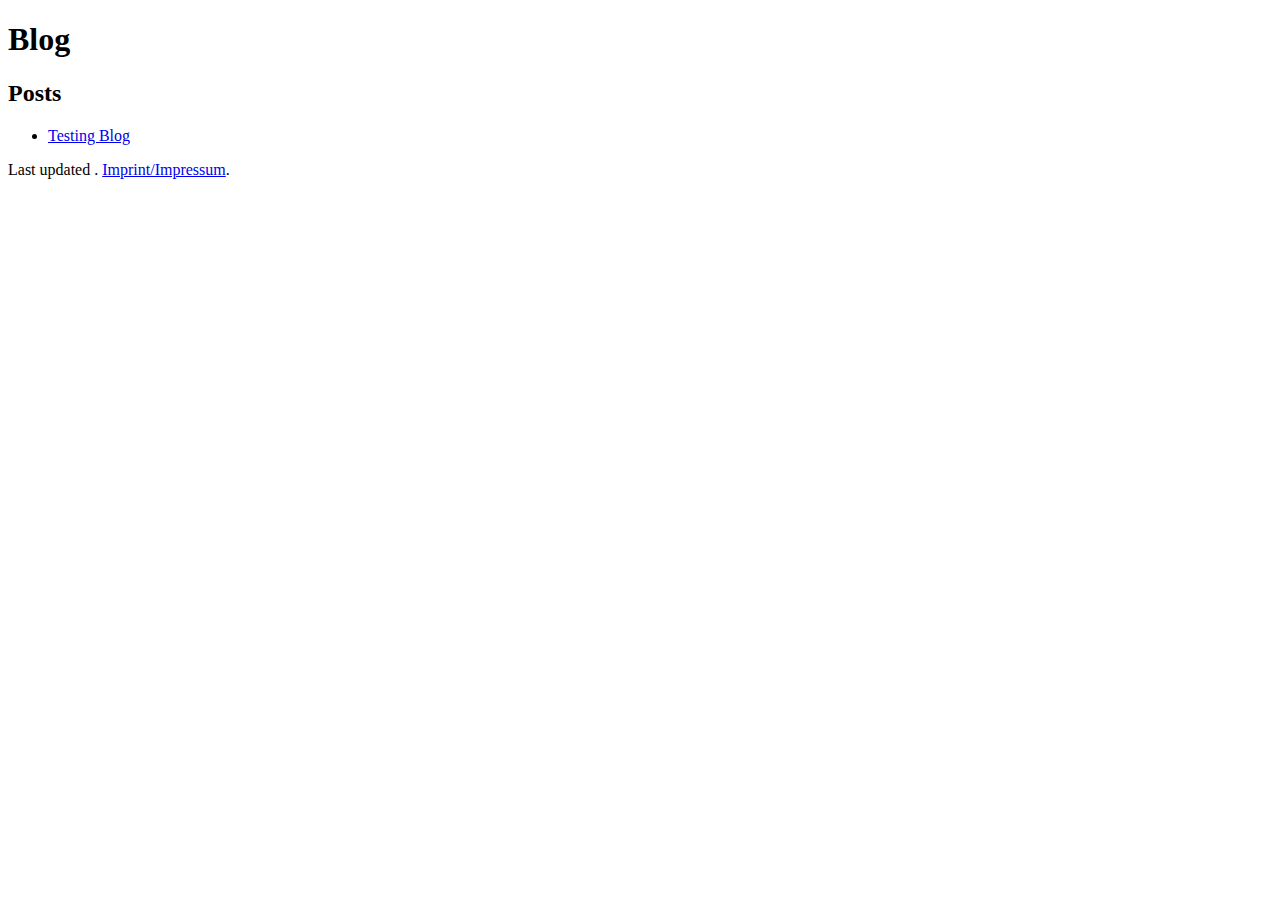
<file: blog/index.html>
<!DOCTYPE html PUBLIC "-//W3C//DTD XHTML 1.0 Transitional//EN" "http://www.w3.org/TR/xhtml1/DTD/xhtml1-transitional.dtd">
<html xmlns="http://www.w3.org/1999/xhtml">

  <head>
  <!-- <link rel="icon" href="images/favicon.ico" type="image/x-icon"> -->
  <!-- <link rel="shortcut icon" href="images/favicon.ico" type="image/x-icon">  -->
  <title>Srinath Sridhar</title>
  <meta http-equiv="Content-Type" content="text/html; charset=UTF-8" />
  <meta http-equiv="X-UA-Compatible" content="IE=edge">

  <!-- Meta tags for search engines to crawl -->
  <meta name="robots" content="index,follow" />
  <meta name="viewport" content="width=device-width">
  <meta name="description" content="Srinath Sridhar: Blog">
  <meta name="keywords" content="srinath, sridhar, computer vision, human-computer interaction, PhD student, Max Planck Institute for Informatics, MPI-INF, Germany, India, Christian Theobalt, Antti Oulasvirta, hand tracking, gesture, free-hand interaction, computer vision tracking" />
  <link rel="author" href="http://www.mpi-inf.mpg.de/~ssridhar/"/>

  <!--     <link rel="canonical" href="http://mpi-inf.mpg.de/~ssridhar/bloghttp://mpi-inf.mpg.de/~ssridhar/"> -->
  
  <!-- Fonts and stuff -->
  <link href='http://fonts.googleapis.com/css?family=Open+Sans:400italic,700italic,800italic,400,700,800' rel='stylesheet' type='text/css' />

  <!-- Custom CSS -->
  <link rel="stylesheet" href="http://mpi-inf.mpg.de/~ssridhar/css/blog.css" />
  <link rel="stylesheet" type="text/css" media="screen" href="http://mpi-inf.mpg.de/~ssridhar/css/blog.css" />
</head>




  <body><!-- onload="init()">-->
    <div id="content">
      <div id="content-inner">

	<div class="section head">
  <h1>Blog</h1>
</div>


	<div class="tabContent" id="about">
	  <div class="section">
	    <h2>Posts</h2>
<ul class="posts">
  
  <li>
    <a class="post-link" href="http://mpi-inf.mpg.de/~ssridhar/blog/2014/testing.html">Testing Blog</a>
  </li>
  
</ul>

	  </div>
	</div>

	<div class="footer">
  Last updated <!--#config timefmt="%b-%Y" --><!--#echo var="LAST_MODIFIED" -->. <!-- <a href="" target="_blank">About page</a>. --> <a href="http://www.mpi-inf.mpg.de/impressum.html" target="_blank">Imprint/Impressum</a>.

  <!-- Google Analytics Include -->
<script src="http://mpi-inf.mpg.de/~ssridhar/js/ga/ssridhar.js" type='text/javascript'></script>
<!-- This one is for the domain -->
<!-- <script src='js/ga/srinathsridhar.js' type='text/javascript'></script> -->

</div>

      </div>
    </div>
    </body>
</html>
</file>
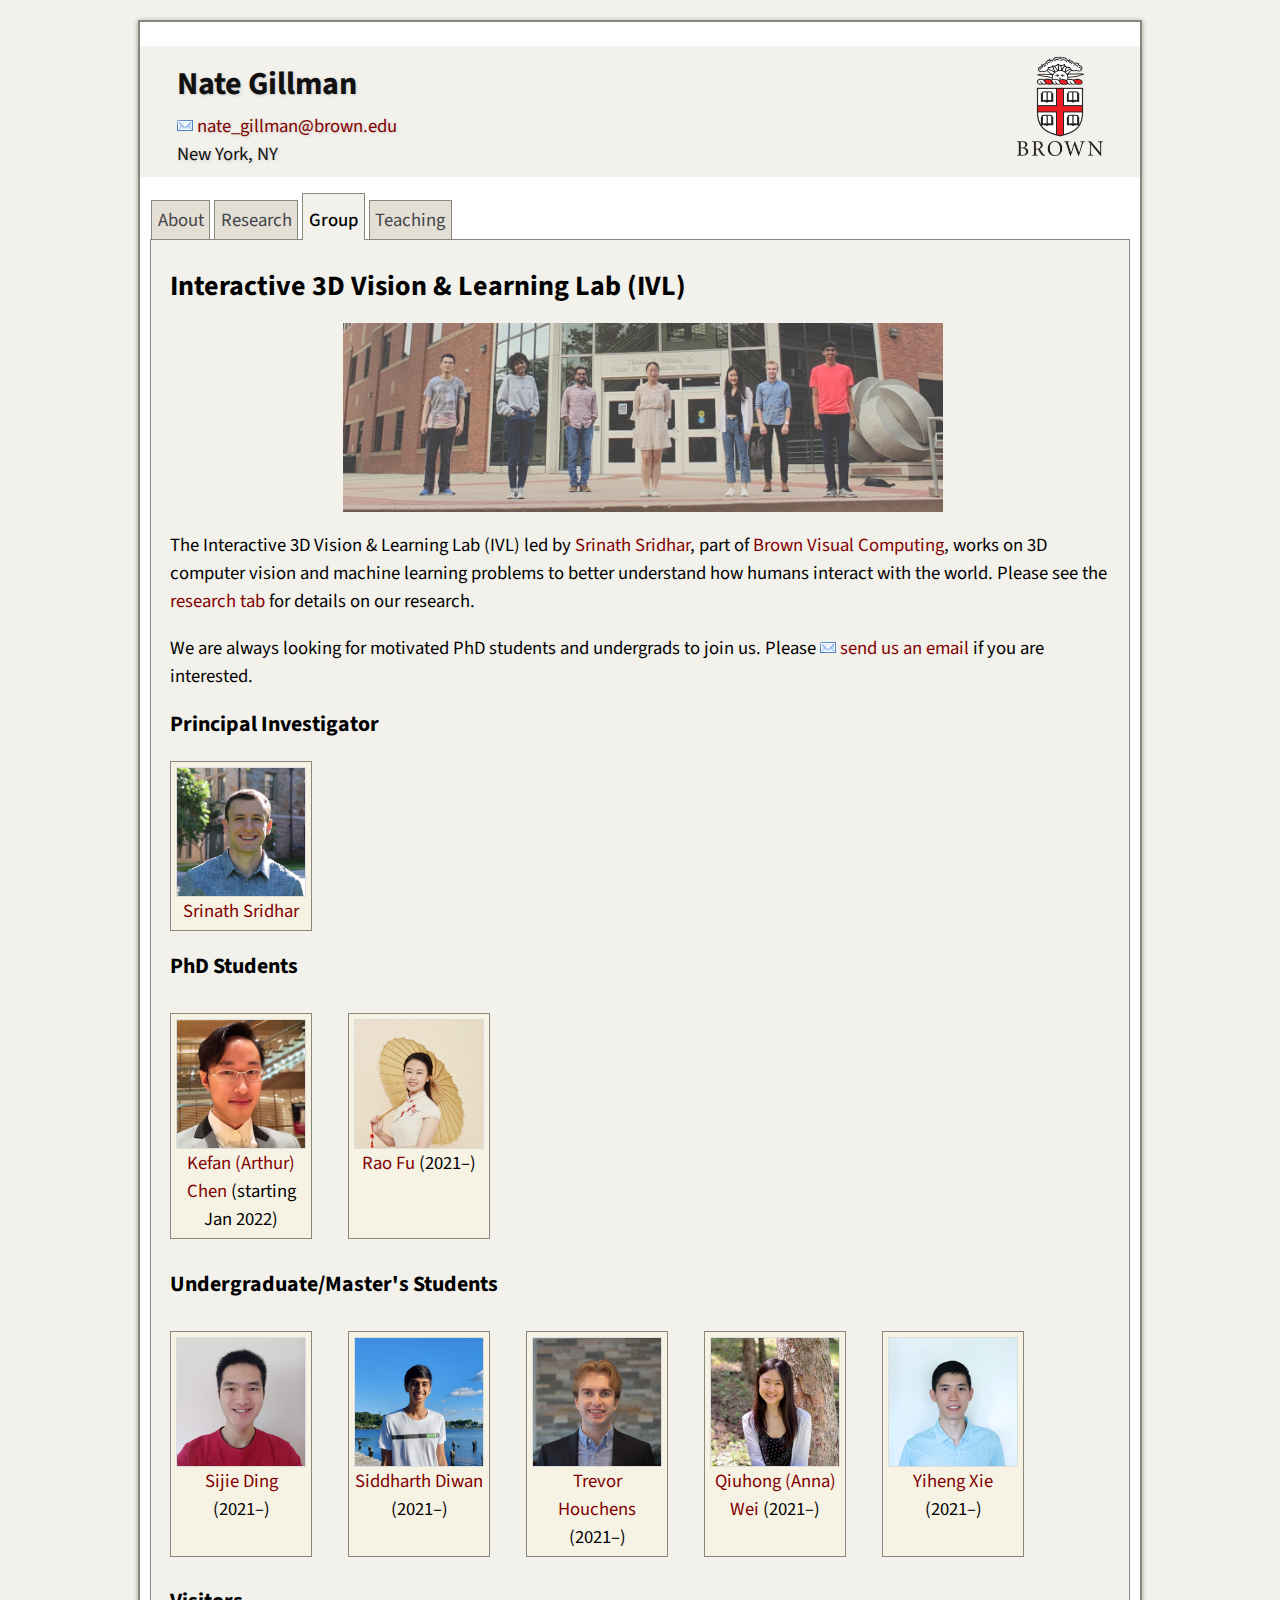
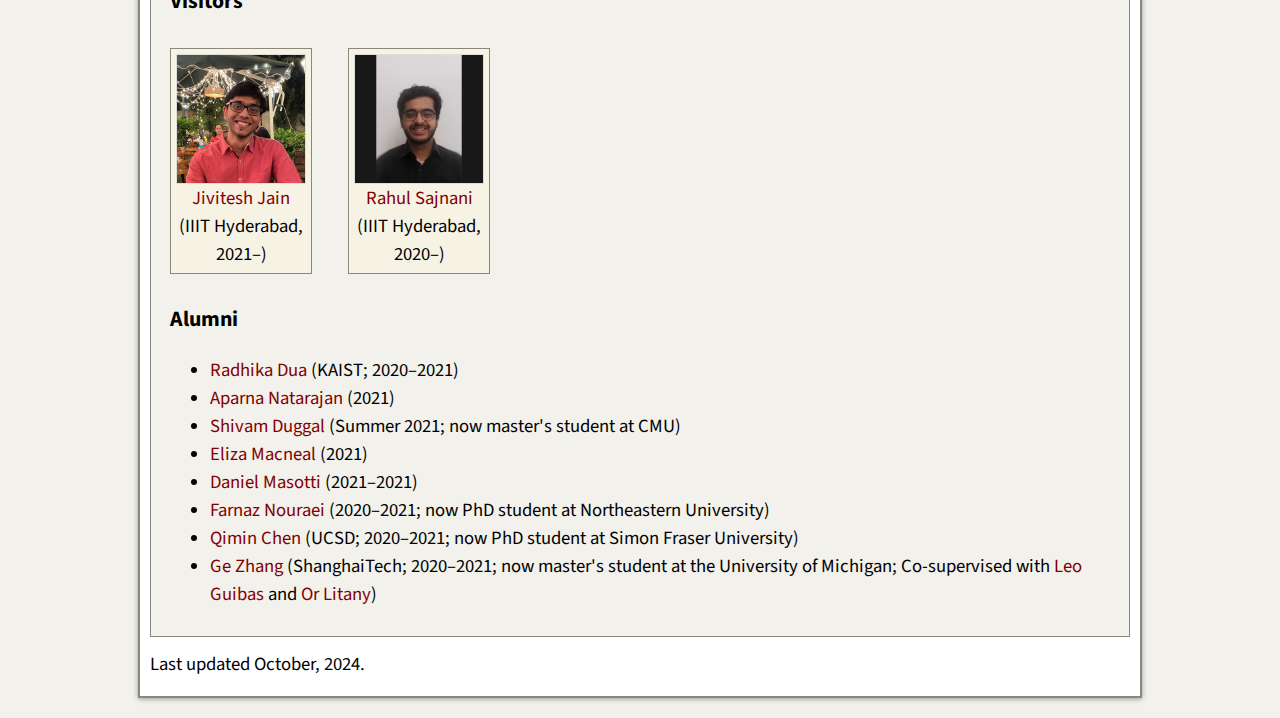
<file: ivl.html>
<Service!DOCTYPE html PUBLIC "-//W3C//DTD XHTML 1.0 Transitional//EN" "http://www.w3.org/TR/xhtml1/DTD/xhtml1-transitional.dtd">
<html xmlns="http://www.w3.org/1999/xhtml">
<head>
    <!-- Fonts and stuff -->
    <!--<link href='https://fonts.googleapis.com/css?family=Open+Sans:400italic,700italic,800italic,400,700,800' rel='stylesheet' type='text/css' />-->
    <link href='https://fonts.googleapis.com/css?family=Source+Sans+Pro:400italic,700italic,800italic,400,700,800'
          rel='stylesheet' type='text/css'/>
    <link rel="stylesheet" type="text/css" href="css/homepage.css" media="screen"/>
    <link rel="stylesheet" type="text/css" media="screen" href="css/iconize.css"/>
    <link rel="icon" href="images/favicon.ico" type="image/x-icon"/>
    <link rel="shortcut icon" href="images/favicon.ico" type="image/x-icon"/>

    <meta http-equiv="Content-Type" content="text/html; charset=UTF-8"/>
    <script src="https://ajax.googleapis.com/ajax/libs/jquery/3.4.1/jquery.min.js"></script>
    <script>
          $(function()
          {
                $('#header').load('header.html');
                $('#footer').load('footer.html');
                $('#title').load('title.html');
          });

    </script>
    <div id="header"></div>
</head>

<body>
<div id="content">
    <div id="content-inner">

        <div id="title"></div>

        <ul id="tabs">
            <li><a href="index.html">About</a></li>
            <li><a href="research.html">Research</a></li>
            <li><a href="ivl.html" class="selected">Group</a></li>
            <li><a href="teaching.html">Teaching</a></li>
        </ul>

        <div class="tabContent" id="code">
            <div class="section">
                <h2>Interactive 3D Vision & Learning Lab (IVL)</h2>

                <center><img src="images/ivl_header.jpg" width="600"></img></center>

                <p>
                    The Interactive 3D Vision & Learning Lab (IVL) led by <a href="https://srinathsridhar.com" target="_blank">Srinath Sridhar</a>, part of <a href="https://visual.cs.brown.edu/" target="_blank">Brown Visual Computing</a>, works on 3D computer vision and machine learning problems to better understand how humans interact with the world. Please see the <a href="research.html">research tab</a> for details on our research.
                </p>

                <p>
                We are always looking for motivated PhD students and undergrads to join us.
                Please <a href="mailto:srinath@brown.edu">send us an email</a> if you are interested.
                </p>

                <h3>Principal Investigator</h3>
                <div class="personlist">
                <a href="https://srinathsridhar.com" target="_blank">
                    <img src="images/www.jpg" width="128" align="left"
                         style="margin-left:0px;margin-right:20px; border:1px solid #ddd"/>
                </a>
                    <center>
                        <a href="https://srinathsridhar.com" target="_blank">Srinath Sridhar</a>
                    </center>
                </div>

                <h3>PhD Students</h3>

                <div id="block_container">
                <div class="personlist">
                <a href="https://arthurchen0518.github.io/" target="_blank">
                    <img src="images/ivl/arthur.jpg" width="128" align="left"
                         style="margin-left:0px;margin-right:20px; border:1px solid #ddd"/>
                </a>
                    <center>
                        <a href="https://arthurchen0518.github.io/" target="_blank">Kefan (Arthur) Chen</a> (starting Jan 2022)
                    </center>
                </div>
                    &nbsp;&nbsp;&nbsp;&nbsp;&nbsp;&nbsp;&nbsp;&nbsp;&nbsp;
                <div class="personlist">
                <a href="https://freddierao.github.io/" target="_blank">
                    <img src="images/ivl/rao.jpg" width="128" align="left"
                         style="margin-left:0px;margin-right:20px; border:1px solid #ddd"/>
                </a>
                    <center>
                        <a href="https://freddierao.github.io/" target="_blank">Rao Fu</a> (2021&ndash;)
                    </center>
                </div>
                </div>

                <h3>Undergraduate/Master's Students</h3>

                <div id="block_container">
                <div class="personlist">
                <a href="https://cs.brown.edu/people/grad/sding13/" target="_blank">
                    <img src="images/ivl/sijie.jpg" width="128" align="left"
                         style="margin-left:0px;margin-right:20px; border:1px solid #ddd"/>
                </a>
                    <center>
                        <a href="https://cs.brown.edu/people/grad/sding13/" target="_blank">Sijie Ding</a> (2021&ndash;)
                    </center>
                </div>
                    &nbsp;&nbsp;&nbsp;&nbsp;&nbsp;&nbsp;&nbsp;&nbsp;&nbsp;
                <div class="personlist">
                <a class="textLink" href="https://in.linkedin.com/in/siddharth-diwan" target="_blank">
                    <img src="images/ivl/siddharth.jpg" width="128" align="left"
                         style="margin-left:0px;margin-right:20px; border:1px solid #ddd"/>
                </a>
                    <center>
                        <a class="textLink" href="https://in.linkedin.com/in/siddharth-diwan" target="_blank">Siddharth Diwan</a> (2021&ndash;)
                    </center>
                </div>
                    &nbsp;&nbsp;&nbsp;&nbsp;&nbsp;&nbsp;&nbsp;&nbsp;&nbsp;
                <div class="personlist">
                <a href="https://www.trevorhouchens.com/" target="_blank">
                    <img src="images/ivl/trevor.jpg" width="128" align="left"
                         style="margin-left:0px;margin-right:20px; border:1px solid #ddd"/>
                </a>
                    <center>
                        <a href="https://www.trevorhouchens.com/" target="_blank">Trevor Houchens</a> (2021&ndash;)
                    </center>
                </div>
                    &nbsp;&nbsp;&nbsp;&nbsp;&nbsp;&nbsp;&nbsp;&nbsp;&nbsp;
                <div class="personlist">
                <a class="textLink" href="https://github.com/QiuhongAnnaWei" target="_blank">
                    <img src="images/ivl/anna.jpg" width="128" align="left"
                         style="margin-left:0px;margin-right:20px; border:1px solid #ddd"/>
                </a>
                    <center>
                        <a class="textLink" href="https://github.com/QiuhongAnnaWei" target="_blank">Qiuhong (Anna) Wei</a> (2021&ndash;)
                    </center>
                </div>
                    &nbsp;&nbsp;&nbsp;&nbsp;&nbsp;&nbsp;&nbsp;&nbsp;&nbsp;
                <div class="personlist">
                <a href="https://yxie20.github.io/" target="_blank">
                    <img src="images/ivl/yiheng.jpg" width="128" align="left"
                         style="margin-left:0px;margin-right:20px; border:1px solid #ddd"/>
                </a>
                    <center>
                        <a href="https://yxie20.github.io/" target="_blank">Yiheng Xie</a> (2021&ndash;)
                    </center>
                </div>
                </div>

                <h3>Visitors</h3>
                                <div id="block_container">
                <div class="personlist">
                <a class="textLink" href="https://www.linkedin.com/in/jiviteshjain/" target="_blank">
                    <img src="images/ivl/jivitesh.jpg" width="128" align="left"
                         style="margin-left:0px;margin-right:20px; border:1px solid #ddd"/>
                </a>
                    <center>
                        <a class="textLink" href="https://www.linkedin.com/in/jiviteshjain/" target="_blank">Jivitesh Jain</a> (IIIT Hyderabad, 2021&ndash;)
                    </center>
                </div>
                    &nbsp;&nbsp;&nbsp;&nbsp;&nbsp;&nbsp;&nbsp;&nbsp;&nbsp;
                <div class="personlist">
                <a class="textLink" href="https://www.linkedin.com/in/rahul-sajnani-432609178/" target="_blank">
                    <img src="images/ivl/rahul.jpg" width="128" align="left"
                         style="margin-left:0px;margin-right:20px; border:1px solid #ddd"/>
                </a>
                    <center>
                        <a class="textLink" href="https://www.linkedin.com/in/rahul-sajnani-432609178/" target="_blank">Rahul Sajnani</a> (IIIT Hyderabad, 2020&ndash;)
                    </center>
                </div>
                </div>

		<h3>Alumni</h3>
            <ul>
                <li><a href="https://radhikadua123.github.io/" target="_blank">Radhika Dua</a> (KAIST; 2020&ndash;2021)</li>
                <li><a href="https://cs.brown.edu/people/grad/anatara7/" target="_blank">Aparna Natarajan</a> (2021)</li>
                <li><a href="https://shivamduggal4.github.io/" target="_blank">Shivam Duggal</a> (Summer 2021; now master's student at CMU)</li>
                <li><a href="https://www.elizamacneal.com/" target="_blank">Eliza Macneal</a> (2021)</li>
                <li><a class="textLink" href="https://www.linkedin.com/in/daniel-a-masotti/" target="_blank">Daniel Masotti</a> (2021&ndash;2021)</li>
                <li><a href="https://www.khoury.northeastern.edu/people/farnaz-nouraei/" target="_blank">Farnaz Nouraei</a> (2020&ndash;2021; now PhD student at Northeastern University)</li>
                <li><a href="https://qiminchen.github.io/" target="_blank">Qimin Chen</a> (UCSD; 2020&ndash;2021; now PhD student at Simon Fraser University)</li>
                <li><a href="https://dzhange.github.io/" target="_blank">Ge Zhang</a> (ShanghaiTech; 2020&ndash;2021; now master's student at the University of Michigan; Co-supervised with <a href="https://geometry.stanford.edu/member/guibas/" target="_blank">Leo Guibas</a> and <a href="https://orlitany.github.io/" target="_blank">Or Litany</a>)</li>
            </ul>
            </div>
        </div>

        <div id="footer"></div>
    </div>
</div>
</div>

</body>
</html>
</file>
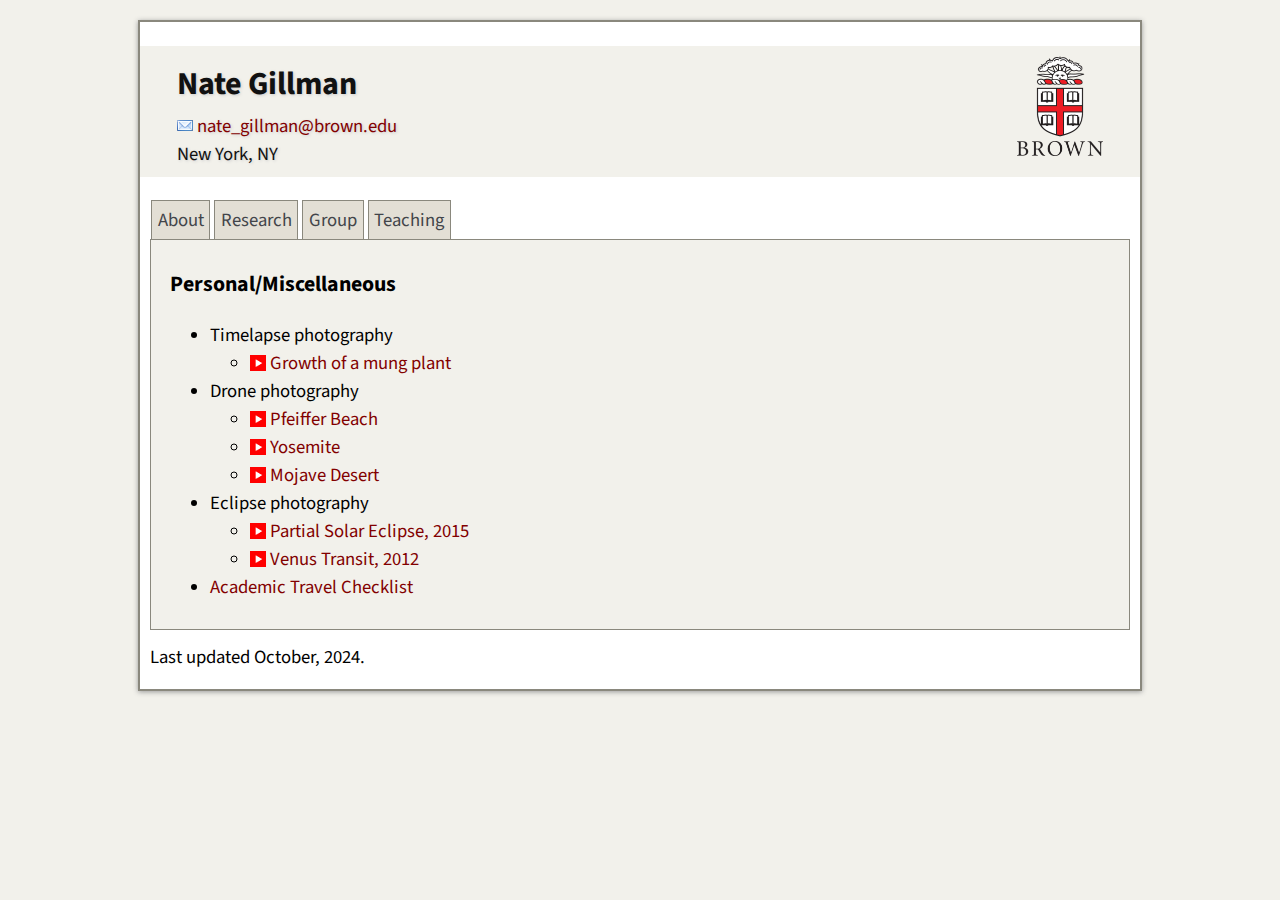
<file: personal.html>
<Service!DOCTYPE html PUBLIC "-//W3C//DTD XHTML 1.0 Transitional//EN" "http://www.w3.org/TR/xhtml1/DTD/xhtml1-transitional.dtd">
<html xmlns="http://www.w3.org/1999/xhtml">
<head>
    <!-- Fonts and stuff -->
    <!--<link href='https://fonts.googleapis.com/css?family=Open+Sans:400italic,700italic,800italic,400,700,800' rel='stylesheet' type='text/css' />-->
    <link href='https://fonts.googleapis.com/css?family=Source+Sans+Pro:400italic,700italic,800italic,400,700,800'
          rel='stylesheet' type='text/css'/>
    <link rel="stylesheet" type="text/css" href="css/homepage.css" media="screen"/>
    <link rel="stylesheet" type="text/css" media="screen" href="css/iconize.css"/>
    <link rel="icon" href="images/favicon.ico" type="image/x-icon"/>
    <link rel="shortcut icon" href="images/favicon.ico" type="image/x-icon"/>

    <meta http-equiv="Content-Type" content="text/html; charset=UTF-8"/>
    <script src="https://ajax.googleapis.com/ajax/libs/jquery/3.4.1/jquery.min.js"></script>
    <script>
          $(function()
          {
                $('#header').load('header.html');
                $('#footer').load('footer.html');
                $('#title').load('title.html');
          });
    </script>
    <div id="header"></div>
</head>

<body>
<div id="content">
    <div id="content-inner">

        <div id="title"></div>

        <ul id="tabs">
            <li><a href="index.html">About</a></li>
            <li><a href="research.html">Research</a></li>
            <li><a href="ivl.html">Group</a></li>
            <li><a href="teaching.html">Teaching</a></li>
        </ul>

        <div class="tabContent" id="personal">
            <div class="section">
                <h3>Personal/Miscellaneous</h3>
                <ul>
                    <li>Timelapse photography
                        <ul>
                            <li><a href="https://youtu.be/i4xkqoj5EyU" target="_blank">Growth of a mung plant</a></li>
                        </ul>
                    </li>
                    <li>Drone photography
						<ul>
                            <li><a href="https://youtu.be/uIJk1ZTm8lE" target="_blank">Pfeiffer Beach</a></li>
							<li><a href="https://youtu.be/oEXwvxXvoTA" target="_blank">Yosemite</a></li>
							<li><a href="https://youtu.be/6IgR_WA1FHI" target="_blank">Mojave Desert</a></li>
                        </ul>
                    </li>
                    <li>Eclipse photography
                        <ul>
                            <li><a href="https://youtu.be/I0VV6TJw8lE" target="_blank">Partial Solar Eclipse, 2015</a>
                            </li>
                            <li><a href="https://youtu.be/CyCooI5QaSc" target="_blank">Venus Transit, 2012</a></li>
                        </ul>
                    </li>					
                    <li>
                        <a href="https://docs.google.com/document/d/1BOD7e6zwy6SS8yT40Kf7Z69qWYMpD1mtCINuJM6jmf4/edit?usp=sharing"
                           target="_blank">Academic Travel Checklist</a></li>
                    <!--<li><a href="misc/srinathsridhar.pub" target="_blank">Public Key</a></li>-->
                </ul>
            </div>
        </div>

        <div id="footer"></div>
    </div>
</div>
</div>

</body>
</html>
</file>
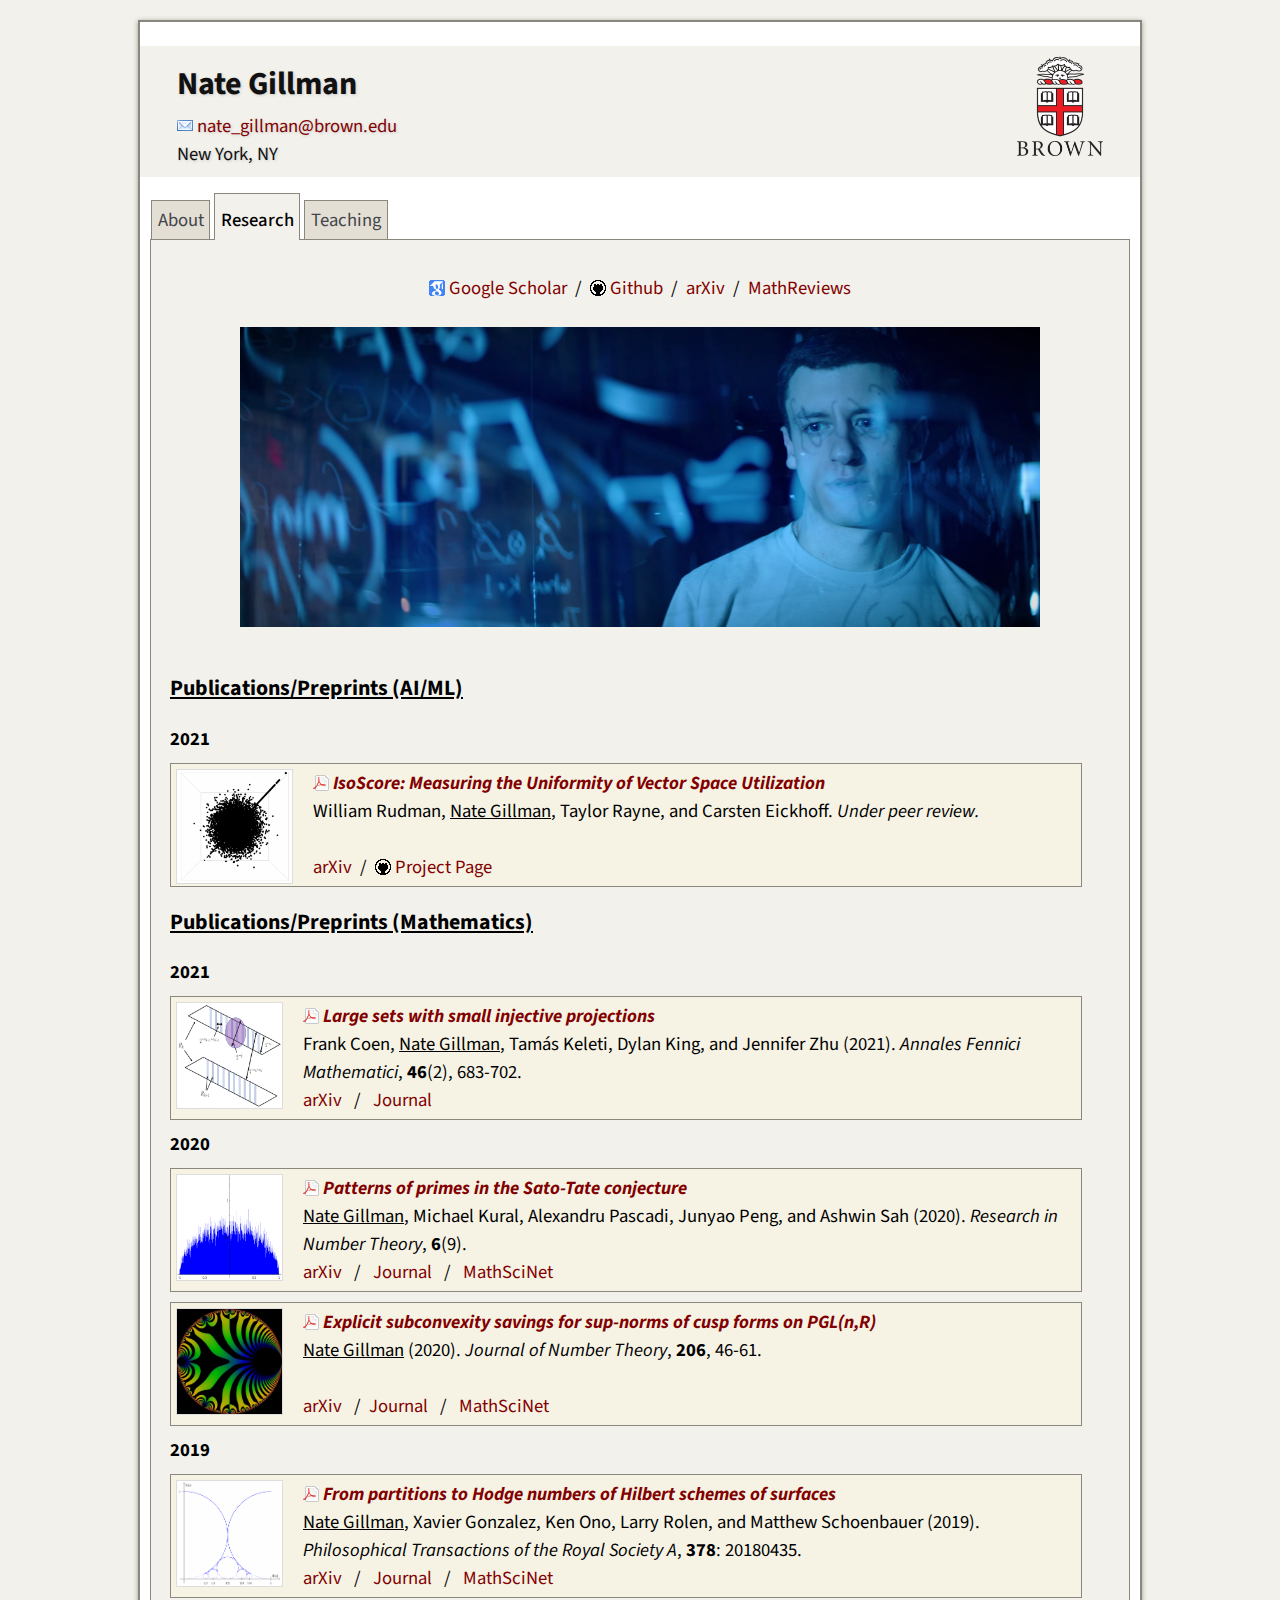
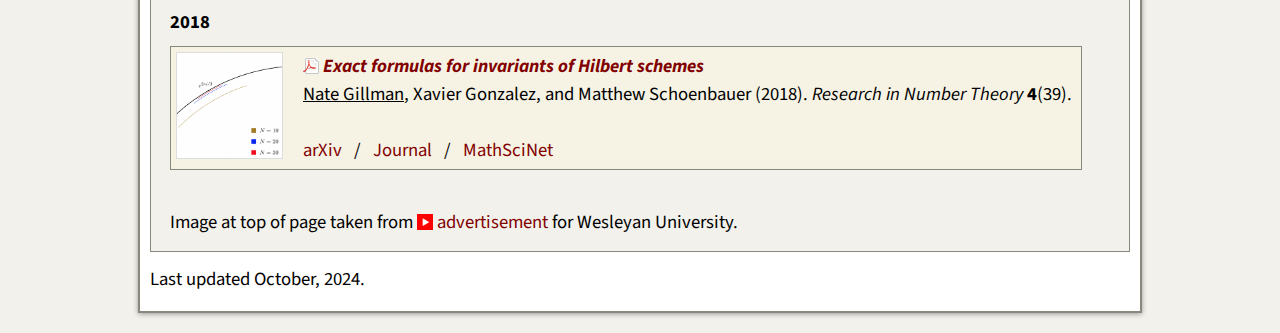
<file: research.html>
<Service!DOCTYPE html PUBLIC "-//W3C//DTD XHTML 1.0 Transitional//EN" "http://www.w3.org/TR/xhtml1/DTD/xhtml1-transitional.dtd">
<html xmlns="http://www.w3.org/1999/xhtml">
<head>
    <!-- Fonts and stuff -->
    <!--<link href='https://fonts.googleapis.com/css?family=Open+Sans:400italic,700italic,800italic,400,700,800' rel='stylesheet' type='text/css' />-->
    <link href='https://fonts.googleapis.com/css?family=Source+Sans+Pro:400italic,700italic,800italic,400,700,800'
          rel='stylesheet' type='text/css'/>
    <link rel="stylesheet" type="text/css" href="css/homepage.css" media="screen"/>
    <link rel="stylesheet" type="text/css" media="screen" href="css/iconize.css"/>
    <link rel="icon" href="images/favicon.ico" type="image/x-icon"/>
    <link rel="shortcut icon" href="images/favicon.ico" type="image/x-icon"/>

    <meta http-equiv="Content-Type" content="text/html; charset=UTF-8"/>
    <script src="https://ajax.googleapis.com/ajax/libs/jquery/3.4.1/jquery.min.js"></script>
    <script>
          $(function()
          {
                $('#header').load('header.html');
                $('#footer').load('footer.html');
                $('#title').load('title.html');
          });
    </script>
    <div id="header"></div>
</head>

<body>
<div id="content">
    <div id="content-inner">

        <div id="title"></div>

        <ul id="tabs">
            <li><a href="index.html">About</a></li>
            <li><a href="research.html" class="selected">Research</a></li>
            <li><a href="teaching.html">Teaching</a></li>
        </ul>

        <div class="tabContent" id="research.html">
            <br/>
            <center>
                <a href="https://scholar.google.com/citations?user=twg9zD0AAAAJ&hl=en&oi=ao" target="_blank">Google Scholar</a>
                &nbsp;/&nbsp; 
                <a href="https://github.com/nate-gillman" target="_blank">Github</a>
                &nbsp;/&nbsp;
                <a href="https://arxiv.org/a/gillman_n_1.html" target="_blank">arXiv</a> 
                &nbsp;/&nbsp; 
                <a href="https://mathscinet.ams.org/mathscinet/MRAuthorID/1289272" target="_blank">MathReviews</a>
            </center>


            <br/><center><img src="images/Gillman_from_ad_face.png" width="800"></img></center> <br/>
            <div class="section">


                <h3><u>Publications/Preprints (AI/ML)</u></h3>
				<b>2021</b>

                <div class="publist">
                    <a>
                        <img src="pubs/thumbs/skewered_meatball.png" width="115" align="left"
                             style="margin-left:0px;margin-right:20px; border:1px solid #ddd"/>
                    </a>
                    <a href="pubs/isoscore.pdf" target="_blank">
                        <b><i>IsoScore: Measuring the Uniformity of Vector Space Utilization</i></b><br/>
                    </a>
                    William Rudman, <u>Nate Gillman</u>, Taylor Rayne, and Carsten Eickhoff. <i>Under peer review.</i>
                    <br/><br/>
					<a href="https://arxiv.org/abs/2108.07344" target="_blank">arXiv</a>&nbsp;&nbsp;/&nbsp;&nbsp;<a
                        href="https://github.com/bcbi-edu/p_eickhoff_isoscore" target="_blank">Project Page</a>
                        
                </div>
		    
                <h3><u>Publications/Preprints (Mathematics)</u></h3>
				<b>2021</b>

				<div class="publist">
                    <a>
                        <img src="pubs/thumbs/injective_projections_v3.png" width="105" align="left"
                             style="margin-left:0px;margin-right:20px; border:1px solid #ddd"/>
                    </a>
                    <a href="pubs/injective_projections.pdf" target="_blank">
                        <b><i>Large sets with small injective projections</i></b><br/>
                    </a>
                    Frank Coen, <u>Nate Gillman</u>, Tamás Keleti, Dylan King, and Jennifer Zhu (2021).
                    <i>Annales Fennici Mathematici</i>, <b>46</b>(2), 683-702.
                    <br/>
					<a href="https://arxiv.org/abs/2002.02506" target="_blank">arXiv</a>
                    &nbsp;&nbsp;/&nbsp;&nbsp;
                    <a href="https://afm.journal.fi/article/view/110570" target="_blank">Journal</a>
                </div>
				<b>2020</b>


				<div class="publist">
                    <a href="https://wstein.org/talks/2013-madison/" target="_blank">
                        <img src="pubs/thumbs/sato_tate_animation_v3.gif" width="105" align="left"
                             style="margin-left:0px;margin-right:20px; border:1px solid #ddd"/>
                    </a>
                    <a href="pubs/sato_tate.pdf" target="_blank">
                        <b><i>Patterns of primes in the Sato-Tate conjecture</i></b><br/>
                    </a>
                   <u>Nate Gillman</u>, Michael Kural, Alexandru Pascadi, Junyao Peng, and Ashwin Sah (2020).
                    <i>Research in Number Theory</i>, <b>6</b>(9).

                   <br/>
					<a href="https://arxiv.org/abs/1907.08285" target="_blank">arXiv</a>
					&nbsp;&nbsp;/&nbsp;&nbsp;
                    <a href="https://doi.org/10.1007/s40993-019-0184-8" target="_blank">Journal</a>
                    &nbsp;&nbsp;/&nbsp;&nbsp;
                    <a href="https://mathscinet.ams.org/mathscinet-getitem?mr=MR4048052" target="_blank">MathSciNet </a>
                </div>

				<div class="publist">
                    <a href="https://math.stackexchange.com/questions/584283/what-does-cusp-form-mean" target="_blank">
                        <img src="pubs/thumbs/cusp_form.jpeg" width="105" align="left"
                             style="margin-left:0px;margin-right:20px; border:1px solid #ddd"/>
                    </a>
                    <a href="pubs/subconvexity.pdf" target="_blank">
                        <b><i>Explicit subconvexity savings for sup-norms of cusp forms on PGL(n,R)</i></b><br/>
                    </a>
                    <u>Nate Gillman</u> (2020). <i>Journal of Number Theory</i>, <b>206</b>, 46-61.
					<br/><br/>
					<a href="https://arxiv.org/abs/1904.12554" target="_blank">arXiv</a>
					&nbsp;&nbsp;/&nbsp;&nbsp;<a
                    <a href="https://doi.org/10.1016/j.jnt.2019.06.002" target="_blank">Journal</a>
                    &nbsp;&nbsp;/&nbsp;&nbsp;
                    <a href="https://mathscinet.ams.org/mathscinet-getitem?mr=MR4013163" target="_blank">MathSciNet </a>
                </div>

                <b>2019</b>
                <div class="publist">
                    <a>
                        <img src="pubs/thumbs/farey.png" width="105" align="left"
                             style="margin-left:0px;margin-right:20px; border:1px solid #ddd"/>
                    </a>
                    <a href="pubs/partitions_to_hodge.pdf" target="_blank">
                        <b><i>From partitions to Hodge numbers of Hilbert schemes of surfaces</i></b><br/>
                    </a>
                    <u>Nate Gillman</u>, Xavier Gonzalez, Ken Ono, Larry Rolen, and Matthew Schoenbauer (2019).
                    <i>Philosophical Transactions of the Royal Society A</i>, <b>378</b>: 20180435.
                    <br/>
                    <a href="https://arxiv.org/abs/1902.05421" target="_blank">arXiv</a>
                    &nbsp;&nbsp;/&nbsp;&nbsp;
                    <a href="https://doi.org/10.1098/rsta.2018.0435" target="_blank">Journal</a>
                    &nbsp;&nbsp;/&nbsp;&nbsp;
                    <a href="https://mathscinet.ams.org/mathscinet-getitem?mr=MR4055705" target="_blank">MathSciNet </a>
                </div>


                <b>2018</b>
                <div class="publist">
                    <a>
                        <img src="pubs/thumbs/circle_method.png" width="105" align="left"
                             style="margin-left:0px;margin-right:20px; border:1px solid #ddd"/>
                    </a>
                    <a href="pubs/hilbert_schemes.pdf" target="_blank">
                        <b><i>Exact formulas for invariants of Hilbert schemes</i></b><br/>
                    </a>
                    <u>Nate Gillman</u>, Xavier Gonzalez, and Matthew Schoenbauer (2018).
                    <i>Research in Number Theory</i> <b>4</b>(39).
                    <br/>
                    <br/>
                    <a href="https://arxiv.org/abs/1808.04431" target="_blank">arXiv</a>
                    &nbsp;&nbsp;/&nbsp;&nbsp;
                    <a href="https://doi.org/10.1007/s40993-018-0132-z" target="_blank">Journal</a>
                    &nbsp;&nbsp;/&nbsp;&nbsp;
                    <a href="https://mathscinet.ams.org/mathscinet-getitem?mr=MR3859828" target="_blank">MathSciNet </a>
                        
                </div>

                

            <br/>
            Image at top of page taken from <a href="https://www.youtube.com/watch?v=GH5zhQKffqo" target="_blank">advertisement</a> for Wesleyan University.
        </div>
        
        
    </div>
    <div id="footer"></div> 
</div>
</div>

</body>
</html>
</file>
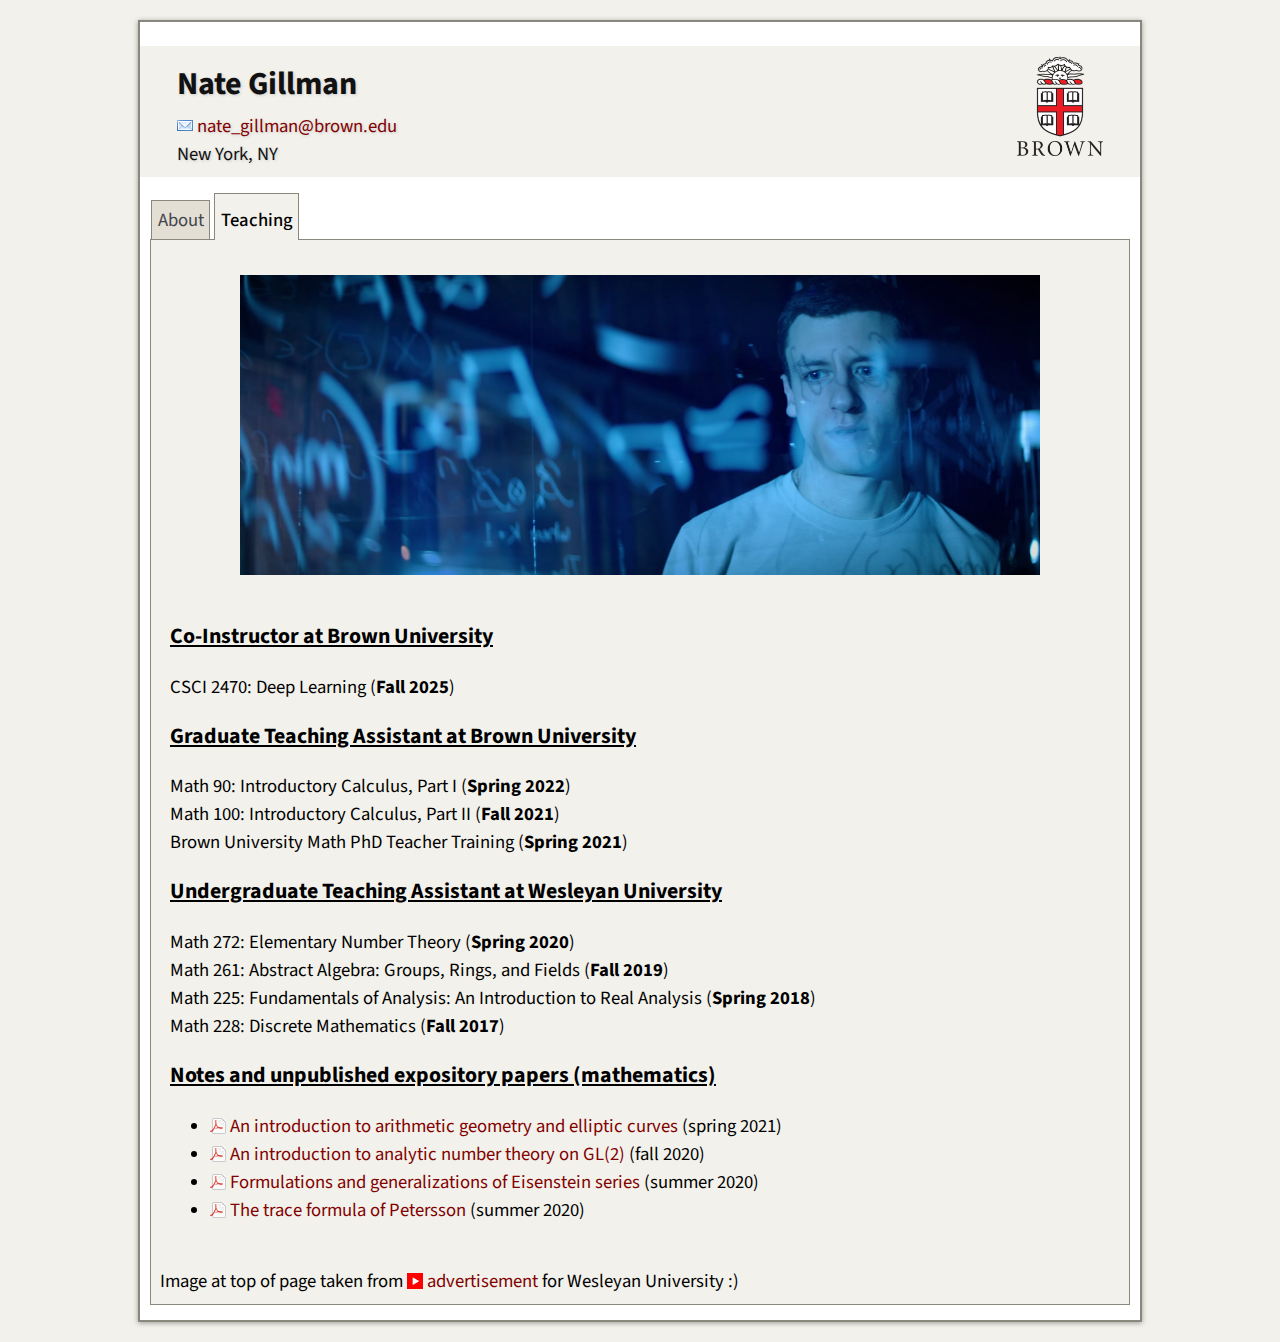
<file: teaching.html>
<Service!DOCTYPE html PUBLIC "-//W3C//DTD XHTML 1.0 Transitional//EN" "http://www.w3.org/TR/xhtml1/DTD/xhtml1-transitional.dtd">
<html xmlns="http://www.w3.org/1999/xhtml">
<head>
    <!-- Fonts and stuff -->
    <!--<link href='https://fonts.googleapis.com/css?family=Open+Sans:400italic,700italic,800italic,400,700,800' rel='stylesheet' type='text/css' />-->
    <link href='https://fonts.googleapis.com/css?family=Source+Sans+Pro:400italic,700italic,800italic,400,700,800'
          rel='stylesheet' type='text/css'/>
    <link rel="stylesheet" type="text/css" href="css/homepage.css" media="screen"/>
    <link rel="stylesheet" type="text/css" media="screen" href="css/iconize.css"/>
    <link rel="icon" href="images/favicon.ico" type="image/x-icon"/>
    <link rel="shortcut icon" href="images/favicon.ico" type="image/x-icon"/>

    <meta http-equiv="Content-Type" content="text/html; charset=UTF-8"/>
    <script src="https://ajax.googleapis.com/ajax/libs/jquery/3.4.1/jquery.min.js"></script>
    <script>
          $(function()
          {
                $('#header').load('header.html');
                $('#footer').load('footer.html');
                $('#title').load('title.html');
          });
    </script>
    <div id="header"></div>
</head>

<body>
<div id="content">
    <div id="content-inner">

        <div id="title"></div>

        <ul id="tabs">
            <li><a href="index.html">About</a></li>
            <li><a href="teaching.html" class="selected">Teaching</a></li>
        </ul>

        <div class="tabContent" id="teaching.html">
            <br/><center><img src="images/Gillman_from_ad_face.png" width="800"></img></center> <br/>
            <div class="section">

                <h3><u>Co-Instructor at Brown University</u></h3>
                CSCI 2470: Deep Learning (<b>Fall 2025</b>) 

                <h3><u>Graduate Teaching Assistant at Brown University</u></h3>
                Math 90: Introductory Calculus, Part I (<b>Spring 2022</b>) 
                <br/>
				Math 100: Introductory Calculus, Part II (<b>Fall 2021</b>) 
                <br/>
				Brown University Math PhD Teacher Training (<b>Spring 2021</b>) 

                <h3><u>Undergraduate Teaching Assistant at Wesleyan University</u></h3>
                Math 272: Elementary Number Theory (<b>Spring 2020</b>) 
                <br/>
				Math 261: Abstract Algebra: Groups, Rings, and Fields (<b>Fall 2019</b>) 
                <br/>
                Math 225: Fundamentals of Analysis: An Introduction to Real Analysis (<b>Spring 2018</b>) 
                <br/>
				Math 228: Discrete Mathematics (<b>Fall 2017</b>) 

                <h3><u>Notes and unpublished expository papers (mathematics)</u></h3>
                <ul>
                    <li>
                        <a href="expository/elliptic_curves_s2021.pdf" target="_blank">An introduction to arithmetic geometry and elliptic curves</a> (spring 2021)
                    </li>
                    <li>
                        <a href="expository/number_theory_f2020.pdf" target="_blank">An introduction to analytic number theory on GL(2)</a> (fall 2020)
                    </li>
                    <li>
                        <a href="expository/eisenstein.pdf" target="_blank">Formulations and generalizations of Eisenstein series</a> (summer 2020)
                    </li>
                    <li>
                        <a href="expository/petersson.pdf" target="_blank">The trace formula of Petersson</a> (summer 2020)
                    </li>
                </ul>


            </div>
            <br>
            Image at top of page taken from <a href="https://www.youtube.com/watch?v=GH5zhQKffqo" target="_blank">advertisement</a> for Wesleyan University :)
        </div>

        <!-- <div id="footer"></div> -->
    </div>
</div>
</div>

</body>
</html>
</file>
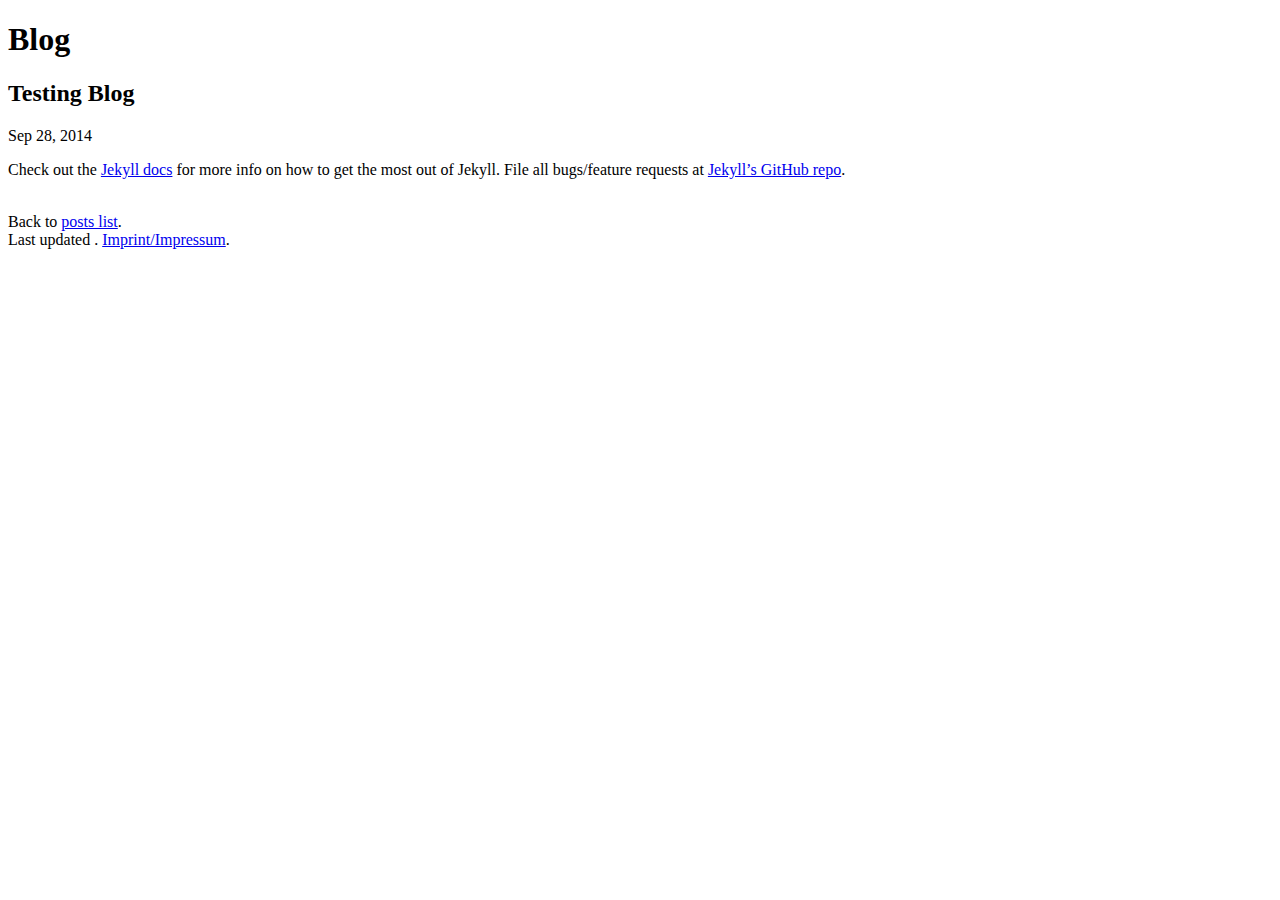
<file: blog/2014/testing.html>
<!DOCTYPE html PUBLIC "-//W3C//DTD XHTML 1.0 Transitional//EN" "http://www.w3.org/TR/xhtml1/DTD/xhtml1-transitional.dtd">
<html xmlns="http://www.w3.org/1999/xhtml">

  <head>
  <!-- <link rel="icon" href="images/favicon.ico" type="image/x-icon"> -->
  <!-- <link rel="shortcut icon" href="images/favicon.ico" type="image/x-icon">  -->
  <title>Testing Blog</title>
  <meta http-equiv="Content-Type" content="text/html; charset=UTF-8" />
  <meta http-equiv="X-UA-Compatible" content="IE=edge">

  <!-- Meta tags for search engines to crawl -->
  <meta name="robots" content="index,follow" />
  <meta name="viewport" content="width=device-width">
  <meta name="description" content="Srinath Sridhar: Blog">
  <meta name="keywords" content="srinath, sridhar, computer vision, human-computer interaction, PhD student, Max Planck Institute for Informatics, MPI-INF, Germany, India, Christian Theobalt, Antti Oulasvirta, hand tracking, gesture, free-hand interaction, computer vision tracking" />
  <link rel="author" href="http://www.mpi-inf.mpg.de/~ssridhar/"/>

  <!--     <link rel="canonical" href="http://mpi-inf.mpg.de/~ssridhar/bloghttp://mpi-inf.mpg.de/~ssridhar/2014/testing.html"> -->
  
  <!-- Fonts and stuff -->
  <link href='http://fonts.googleapis.com/css?family=Open+Sans:400italic,700italic,800italic,400,700,800' rel='stylesheet' type='text/css' />

  <!-- Custom CSS -->
  <link rel="stylesheet" href="http://mpi-inf.mpg.de/~ssridhar/css/blog.css" />
  <link rel="stylesheet" type="text/css" media="screen" href="http://mpi-inf.mpg.de/~ssridhar/css/blog.css" />
</head>




  <body><!-- onload="init()">-->
    <div id="content">
      <div id="content-inner">

	<div class="section head">
  <h1>Blog</h1>
</div>


	<div class="tabContent" id="about">
	  <div class="section">
	    <div class="post">

  <header class="post-header">
    <h2>Testing Blog</h2>
    <p class="meta">Sep 28, 2014</p>
  </header>

  <article class="post-content">
    <p>Check out the <a href="http://jekyllrb.com">Jekyll docs</a> for more info on how to get the most out of Jekyll. File all bugs/feature requests at <a href="https://github.com/jekyll/jekyll">Jekyll’s GitHub repo</a>.</p>


    <br>
    Back to <a href="http://mpi-inf.mpg.de/~ssridhar/blog"> posts list</a>.
  </article>

</div>

	  </div>
	</div>

	<div class="footer">
  Last updated <!--#config timefmt="%b-%Y" --><!--#echo var="LAST_MODIFIED" -->. <!-- <a href="" target="_blank">About page</a>. --> <a href="http://www.mpi-inf.mpg.de/impressum.html" target="_blank">Imprint/Impressum</a>.

  <!-- Google Analytics Include -->
<script src="http://mpi-inf.mpg.de/~ssridhar/js/ga/ssridhar.js" type='text/javascript'></script>
<!-- This one is for the domain -->
<!-- <script src='js/ga/srinathsridhar.js' type='text/javascript'></script> -->

</div>

      </div>
    </div>
    </body>
</html>
</file>
<file: css/homepage.css>
/* This is a CSS template for a CS PhD student's academic homepage.
   For academic purposes, this file may be considered to be in public
   domain. So, feel free to reuse.

   Author: Srinath Sridhar (srinaths@umich.edu, srinathsridhar.com)
   Last updated: 2017-Feb for Stanford colors and font
   https://identity.stanford.edu/web-toolkit/
*/

/* Main page */
html, body
{
    margin:10px 0px;
    padding:0px;
    text-align:center;
    background-color: #f2f1eb;
}

/* Global settings for hyperlinks and hr */
a:link { color: #820000; text-decoration: none; }
a.empty { color: #820000; text-decoration: none; }
a:visited { color: #8C1515; text-decoration: none; }
a:hover { color: #FF4B33; text-decoration: none; }
a:active { color: #FF4B33; text-decoration: none; }
hr.smooth
{
    border: 0;
    height: 1px;
    width: 100%;
    background: #333;
    background-image: -webkit-linear-gradient(left, #ccc, #333, #ccc); 
    background-image:    -moz-linear-gradient(left, #ccc, #333, #ccc); 
    background-image:     -ms-linear-gradient(left, #ccc, #333, #ccc); 
    background-image:      -o-linear-gradient(left, #ccc, #333, #ccc); 
}

/* Main content div */
#content 
{
    width:auto;
    max-width:1000px;
    min-width:1000px;
    height: auto !important;
    height: 100%;
    /*min-height: 100%;*/
    margin:0 auto;
    text-align:left;
    border:2px solid #8a887d;
    background-color: white;
    box-shadow: 0px 1px 5px #999;
    font-family: 'Source Sans Pro', sans-serif;
    /*font-family: 'Open Sans', sans-serif;*/
    font-size: 14pt;
    /* line-height: 2; */
    -webkit-text-size-adjust: none;
    -webkit-font-smoothing: antialiased;
}
#content-inner
{
    padding:15px 0;
}

/* For paragraphs */
.publist {width: 900px; margin: 0; margin-top: 10px; margin-bottom: 10px; border: 1px solid #8a887d; padding: 5px; background-color: #f6f3e5;}

/* For people */
#block_container
{
    display: flex;
    justify-content: left;
    margin-right: 200px;
}
.personlist
{
    width: 130px;
    margin: 0;
    margin-top: 10px;
    margin-bottom: 10px;
    border: 1px solid #8a887d;
    padding: 5px;
    background-color: #f6f3e5;
}


/* For highlighting */
.highlight
{
    width: 650px;
    margin: 0;
    margin-top: 10px;
    margin-bottom: 10px;
    border: 1px solid #8a887d;
    padding: 5px;
    background-color: #f6f3e5;
    float: right;
}

/* From https://www.cs.columbia.edu/~shurans/style.css */
#moreNews {
    display: none;
}

#lessNewsBtn {
    display: none;
}


/* Tabs control */
/* 1000, 800 . Change below to adjust for main page width*/
div.tabContent { width: 960px; margin: 0 auto; border: 1px solid #8a887d; padding: 0.5em; background-color: #f2f1eb; }
div.tabContent.hide { display: none; }
ul#tabs { list-style-type: none; margin: 30px 0 0 11px; padding: 0 0 0.3em 0; }
ul#tabs li { display: inline; }
ul#tabs li a { color: #42454a; background-color: #e3dfd5; border: 1px solid #8a887d; border-bottom: none; padding: 0.3em; text-decoration: none; }
ul#tabs li a:hover { background-color: #d5d0c0; }
ul#tabs li a.selected { color: #000; background-color: #f2f1eb; font-weight: 500; padding: 0.7em 0.3em 0.38em 0.3em; }

/* Page sections */
/* Some of this has been copied from http://www.mpi-inf.mpg.de/resources/rgbz-camera/ */
.section
{
	margin: 15px 5px 5px 10px;
	line-height: 150%;
	-webkit-font-smoothing: antialiased; 
}

/* Logo section. */
.logos { margin: 1.5em 0; text-align: center; margin-top:5px; margin-bottom:10px; }
.logos img { vertical-align:top; margin:0 1.25em; border:0; }

/* Page header. */
.head { text-align: left; margin: 0.5em 0; padding: 0.5em 2em; background-color:#f2f1eb; text-shadow: 1px 1px 3px #cccccc; }
.head { color: #111; }
.head h1 { font-size: 24pt; line-height:27pt; margin: 10px 0; }
.head h1 a { text-decoration:none; }
.authors { font-size: 12pt; margin: 0 0 1em 0; }
.affiliations { font-size: 11pt; margin: -0.5em 0 10pt 0; }
.venue { font-style:italic; font-size: 12pt; margin: 1em 0 1em 0; }

/* Page footer */
.footer { margin: 15px 5px 5px 10px; line-height: 130%; /*margin-left:auto; margin-right:auto;*/ }

/* Specific section styling. */
.teaser { margin: 1.5em 0; text-align: center; }
div.content-primary .teaser p img { display: block; float: none; border: 0; margin: 4em auto 1em auto; }
.abstract { line-height: 130%; }
.abstract p { margin-top: 0; }
.downloads ul { margin-top: 0.5em; }
.bibtex pre { margin-bottom: 0; font-family: Consolas, Monaco, monospace;}
.acknowledgments { line-height: 130%; }
.acknowledgments p { margin-top: 0; }
.contact { line-height: 130%; }

.heading { margin: 2.5em 0; text-align: center; }
.datasets { width: 650px; margin: 3em auto; }
.datasets ul { padding-bottom: 1em; }
.dataset { float: left; width: 204px; margin: 5px 10px 15px 0px; text-align: center; }
.dataset h2 { display: inline; }
.dataset img { border: 2px solid #222; margin: 0.25em auto; display: block; }
.backlink { text-align: center; }

/* For displaying projects with a thumbnail image on the left and description on the right */
/* Display lists in a grid of fixed size. This is useful when lists have associated images. */
/* Idea from http://blog.mozilla.org/webdev/2009/02/20/cross-browser-inline-block/ */
li.pgrid
{
    width: auto;
    height: 100px;
    /* border: 1px solid #000; */
    display: -moz-inline-stack;
    display: inline-block;
    vertical-align: top;
    margin: 5px;
    zoom: 1;
    *display: inline;
    _height: 100px;
}
/* Formatting for each item in a 2D grid. This is used typically in the downloads section. */
.pgriditem
{
    font-size: 10pt;
    text-align: center;
    padding: 5px 5px 5px 5px;
}
.pgriditem img
{
    text-align: center;
    height:100px;
    width:auto;
    border: 1px solid #eee;
    box-shadow: 0px 0px 2px #444444;
}
#teaseimg
{
    height:auto;
    width:50%;
    box-shadow: 0px 0px 10px #444444;
    border:1px solid #000000;
}
</file>
<file: css/iconize.css>
/* Iconize 0.5 */

/* Added by Srinath: Google Scholar, Github, Linkedin, Instagram, Twitter, and YouTube */
a[href *="twitter.com"] { 
	padding: 5px 0px 5px 20px;
	background: transparent url(../icns/icon_twitter.gif) no-repeat center left;
}

a[href *="linkedin.com"] { 
	padding: 5px 0px 5px 20px;
	background: transparent url(../icns/icon_linkedin.gif) no-repeat center left;
}

a[href *="instagram.com"] { 
	padding: 5px 0px 5px 20px;
	background: transparent url(../icns/icon_instagram.gif) no-repeat center left;
}

a[href *="scholar.google.com"] {
	padding: 5px 0px 5px 20px;
	background: transparent url(../icns/icon_gscholar.gif) no-repeat center left;
}

a[href *="semanticscholar.org"] {
	padding: 5px 0px 5px 20px;
	background: transparent url(../icns/icon_sscholar.gif) no-repeat center left;
}

a[href *="github.com"] {
	padding: 5px 0px 5px 20px;
	background: transparent url(../icns/icon_github.gif) no-repeat center left;
}

a[href *="youtube.com"], a[href *="youtu.be"] {
	padding: 5px 0px 5px 20px;
	background: transparent url(../icns/icon_yt.gif) no-repeat center left;
}

/* websites (pictures and movies) */
a[href *="sevenload.com/videos/"], a[href *="metacafe.com/watch/"] { 
	padding: 5px 0px 5px 20px;
	background: transparent url(../icns/icon_film.gif) no-repeat center left;
}

a[href *="flickr.com/photos/"], a[href *="zooomr.com"], a[href *="imageshack.us"], a[href *="bubbleshare.com"], a[href *="sevenload.com/bilder/"] { 
	padding: 5px 0px 5px 20px;
	background: transparent url(../icns/icon_pic.gif) no-repeat center left;
}

/* extensions */

a[href$='.doc'], a[href$='.rtf'] {
	padding: 5px 0px 5px 20px;
	background: transparent url(../icns/icon_doc.gif) no-repeat center left;
}

a[href$='.txt'] {
	padding: 5px 0px 5px 20px;
	background: transparent url(../icns/icon_txt.gif) no-repeat center left;
}

a[href$='.xls'] {
	padding: 5px 0px 5px 20px;
	background: transparent url(../icns/icon_xls.gif) no-repeat center left;
}

a[href$='.rss'], a[href$='.atom'] { 
	padding: 5px 0px 5px 20px;
	background: transparent url(../icns/icon_feed.gif) no-repeat center left;
}

a[href$='.opml'] { 
	padding: 5px 0px 5px 20px;
	background: transparent url(../icns/icon_opml.gif) no-repeat center left;
}

a[href$='.phps'] { 
	padding: 5px 0px 5px 20px;
	background: transparent url(../icns/icon_phps.gif) no-repeat center left;
}

a[href$='.phps'] { 
	padding: 5px 0px 5px 20px;
	background: transparent url(../icns/icon_phps.gif) no-repeat center left;
}

a[href$='.torrent'] { 
	padding: 5px 0px 5px 20px;
	background: transparent url(../icns/icon_torrent.gif) no-repeat center left;
}

a[href$='.vcard'] { 
	padding: 5px 0px 5px 20px;
	background: transparent url(../icns/icon_vcard.gif) no-repeat center left;
}

a[href$='.exe'] { 
	padding: 5px 0px 5px 20px;
	background: transparent url(../icns/icon_exe.gif) no-repeat center left;
}

a[href$='.dmg'], a[href$='.app'] { 
	padding: 5px 0px 5px 20px;
	background: transparent url(../icns/icon_dmg.gif) no-repeat center left;
}

a[href$='.pps'] { 
	padding: 5px 0px 5px 20px;
	background: transparent url(../icns/icon_pps.gif) no-repeat center left;
}

a[href$='.pdf'] { 
	padding: 5px 0px 5px 20px;
	background: transparent url(../icns/icon_pdf.gif) no-repeat center left;
}

a[href$='.xpi'] { 
	padding: 5px 0px 5px 20px;
	background: transparent url(../icns/icon_plugin.gif) no-repeat center left;
}

a[href$='.fla'], a[href$='.swf'] { 
	padding: 5px 0px 5px 20px;
	background: transparent url(../icns/icon_flash.gif) no-repeat center left;
}

a[href$='.zip'], a[href$='.rar'], a[href$='.gzip'], a[href$='.bzip'], a[href$='.ace'] { 
	padding: 5px 0px 5px 20px;
	background: transparent url(../icns/icon_archive.gif) no-repeat center left;
}

a[href$='.ical'] { 
	padding: 5px 0px 5px 20px;
	background: transparent url(../icns/icon_ical.gif) no-repeat center left;
}

a[href$='.css'] { 
	padding: 5px 0px 5px 20px;
	background: transparent url(../icns/icon_css.gif) no-repeat center left;
}

a[href$='.ttf'] { 
	padding: 5px 0px 5px 20px;
	background: transparent url(../icns/icon_ttf.gif) no-repeat center left;
}

a[href$='.jpg'], a[href$='.gif'], a[href$='.png'], a[href$='.bmp'], a[href$='.jpeg'], a[href$='.svg'], a[href$='.eps'] { 
	padding: 5px 0px 5px 20px;
	background: transparent url(../icns/icon_pic.gif) no-repeat center left;
}

a[href$='.mov'], a[href$='.wmv'], a[href$='.mp4'], a[href$='.avi'], a[href$='.mpg'] { 
	padding: 5px 0px 5px 20px;
	background: transparent url(../icns/icon_film.gif) no-repeat center left;
}

a[href$='.mp3'], a[href$='.wav'], a[href$='.ogg'], a[href$='.wma'], a[href$='.m4a'] { 
	padding: 5px 0px 5px 20px;
	background: transparent url(../icns/icon_music.gif) no-repeat center left;
}

/* TeX files added by Srinath 14-Oct-2013 */
a[href$='.tex'], a[href$='.bib'], a[href$='.latex'] { 
	padding: 5px 0px 5px 20px;
	background: transparent url(../icns/latex.gif) no-repeat center left;
}


/* messenger */
a[href ^="aim:"] {
	padding: 5px 0px 5px 20px;
    background: transparent url(../icns/icon_aim.gif) no-repeat center left;
}

a[href ^="msnim:"] {
	padding: 5px 0px 5px 20px;
    background: transparent url(../icns/icon_msn.gif) no-repeat center left;
}

a[href ^="xmpp:"] {
	padding: 5px 0px 5px 20px;
    background: transparent url(../icns/icon_jabber.gif) no-repeat center left;
}

a[href *="icq.com"] { 
	padding: 5px 0px 5px 20px;
	background: transparent url(../icns/icon_icq.gif) no-repeat center left;
}

a[href *="edit.yahoo.com/config/send_webmesg?"] { 
	padding: 5px 0px 5px 20px;
	background: transparent url(../icns/icon_yim.gif) no-repeat center left;
}

a[href ^="callto:"] {
	padding: 5px 0px 5px 20px;
    background: transparent url(../icns/icon_call.gif) no-repeat center left;
}

a[href ^="skype:"] {
	padding: 5px 0px 5px 20px;
    background: transparent url(../icns/icon_skype.gif) no-repeat center left;
}

a[href ^="gg:"] {
	padding: 5px 0px 5px 20px;
    background: transparent url(../icns/icon_gadugadu.gif) no-repeat center left;
}

/* email */
a[href ^="mailto:"] {
	padding: 5px 0px 5px 20px;
    background: transparent url(../icns/icon_mailto.gif) no-repeat center left;
}

/* use this class to make sure that images won't get iconized */

.imageLink {
	padding-right: 0px !important;
	background: none !important;
}

.textLink
{
	padding: 0px 0px 0px 0px !important;
	background: none !important;
}
</file>
